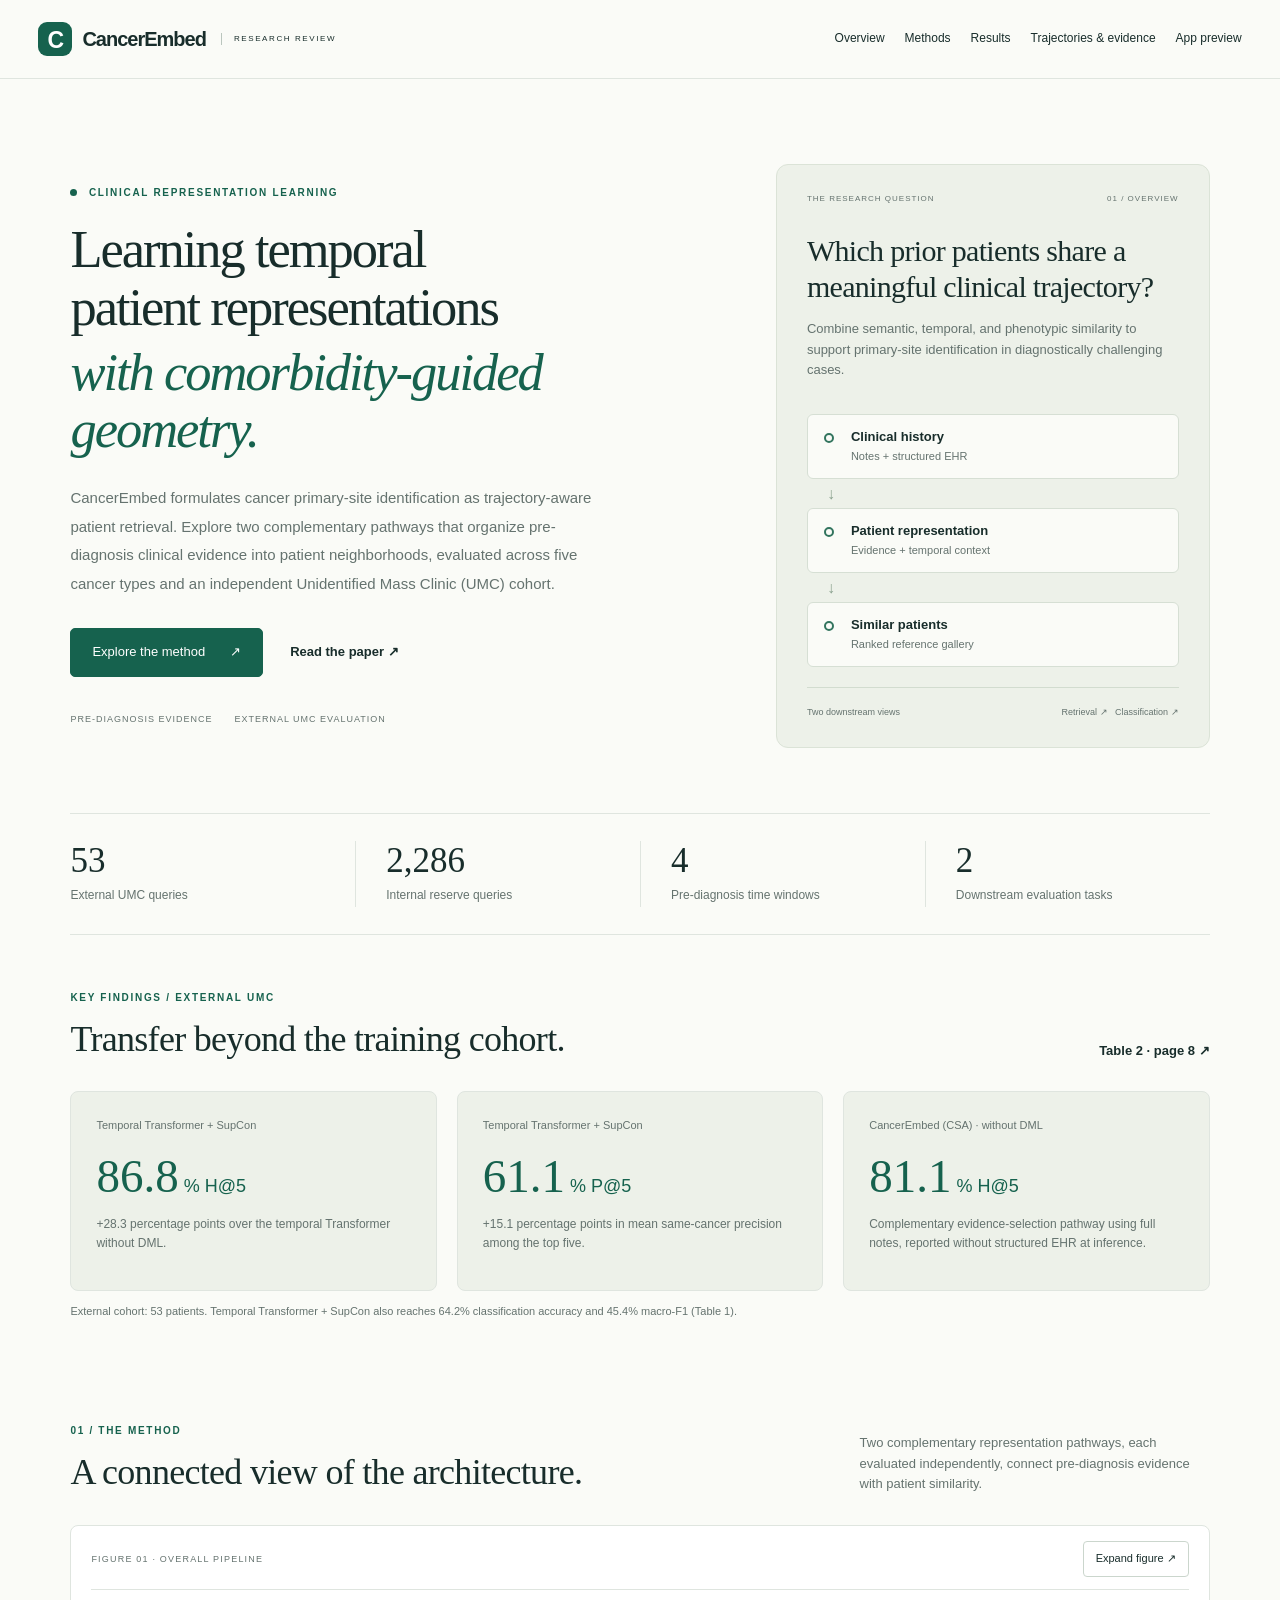
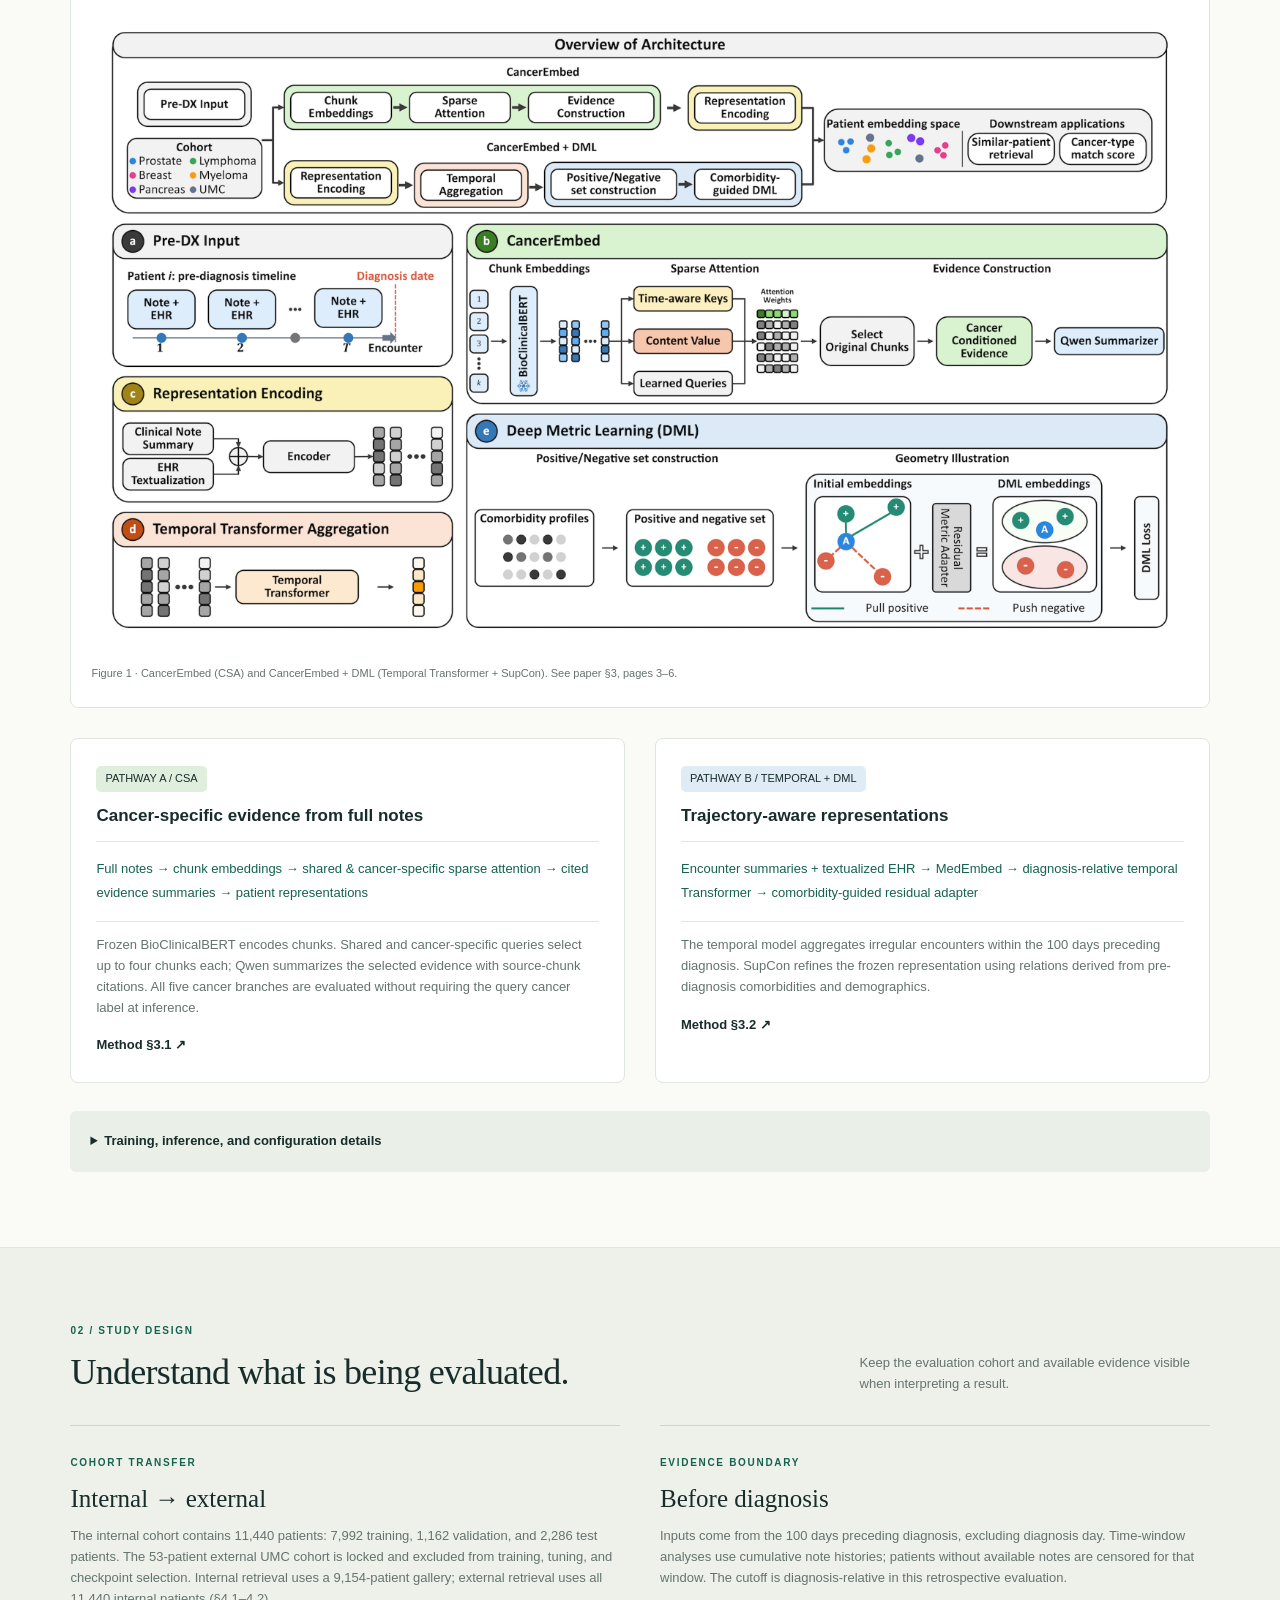
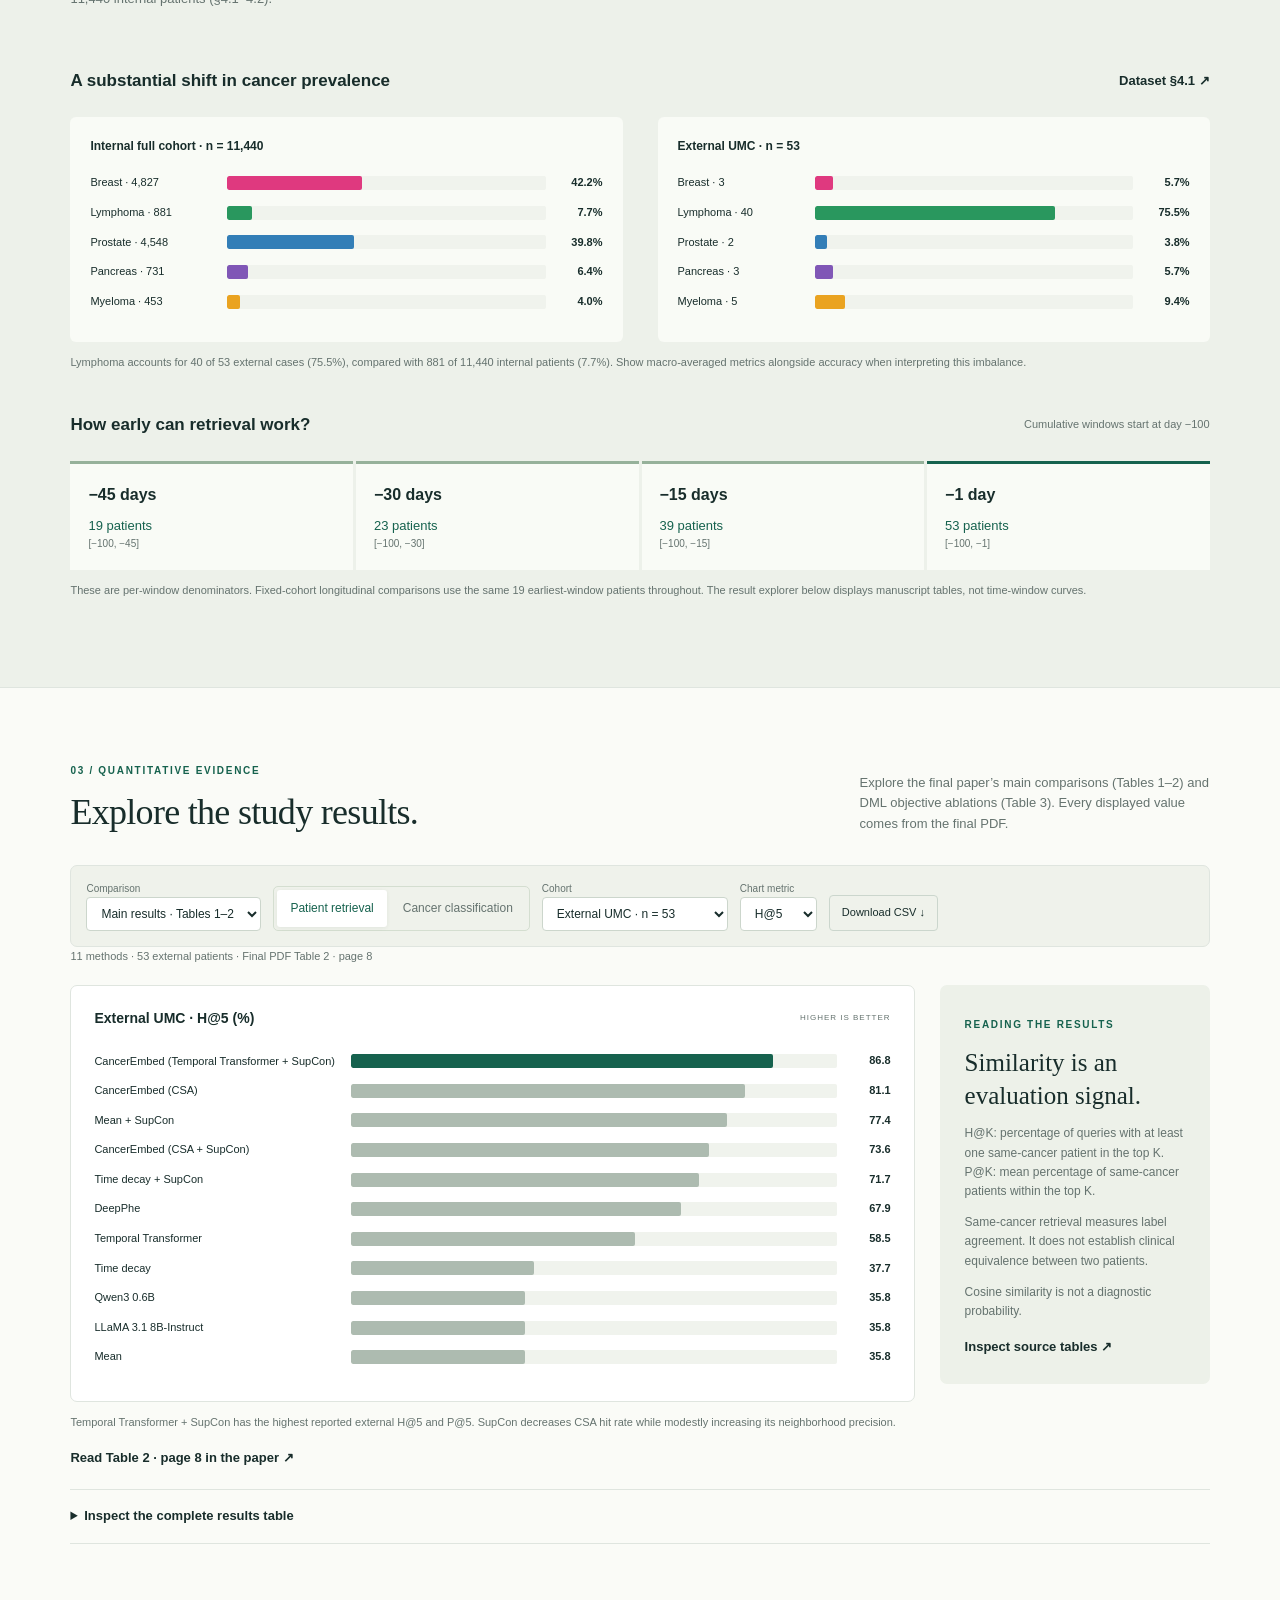
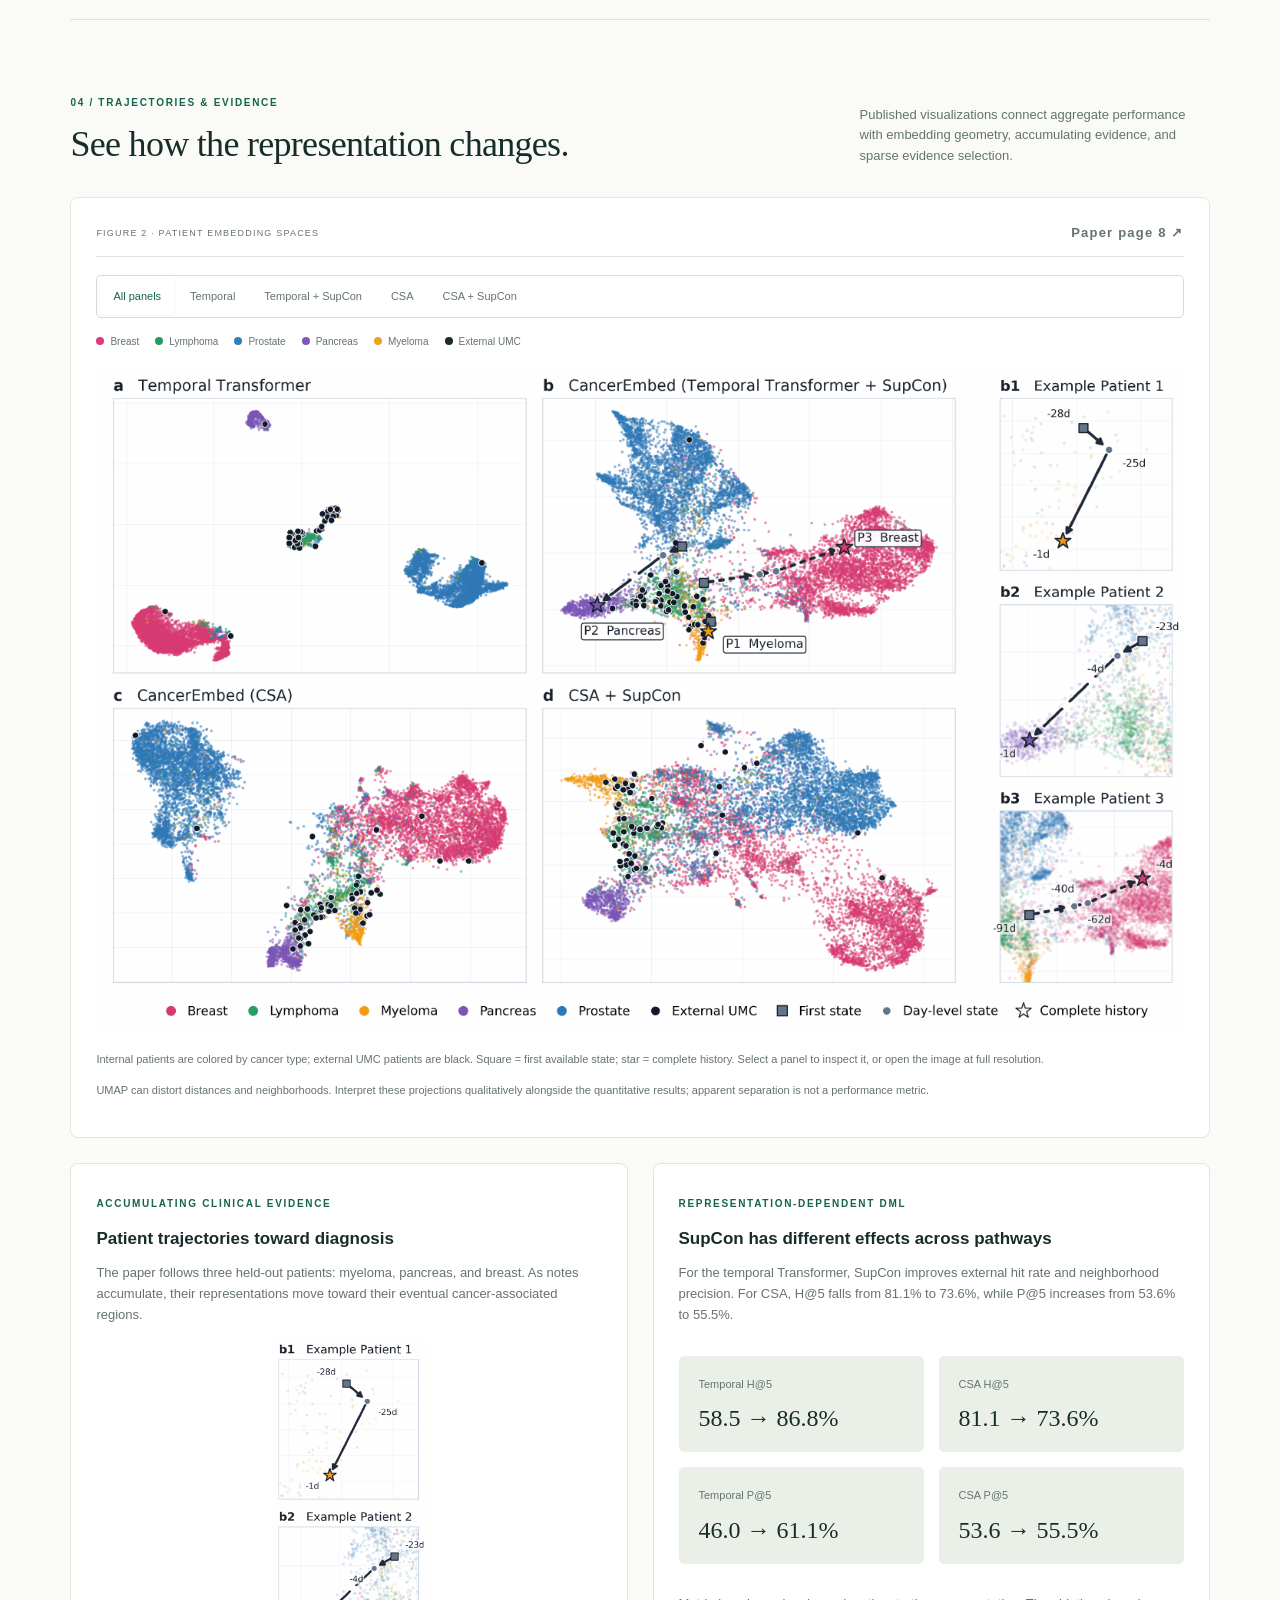
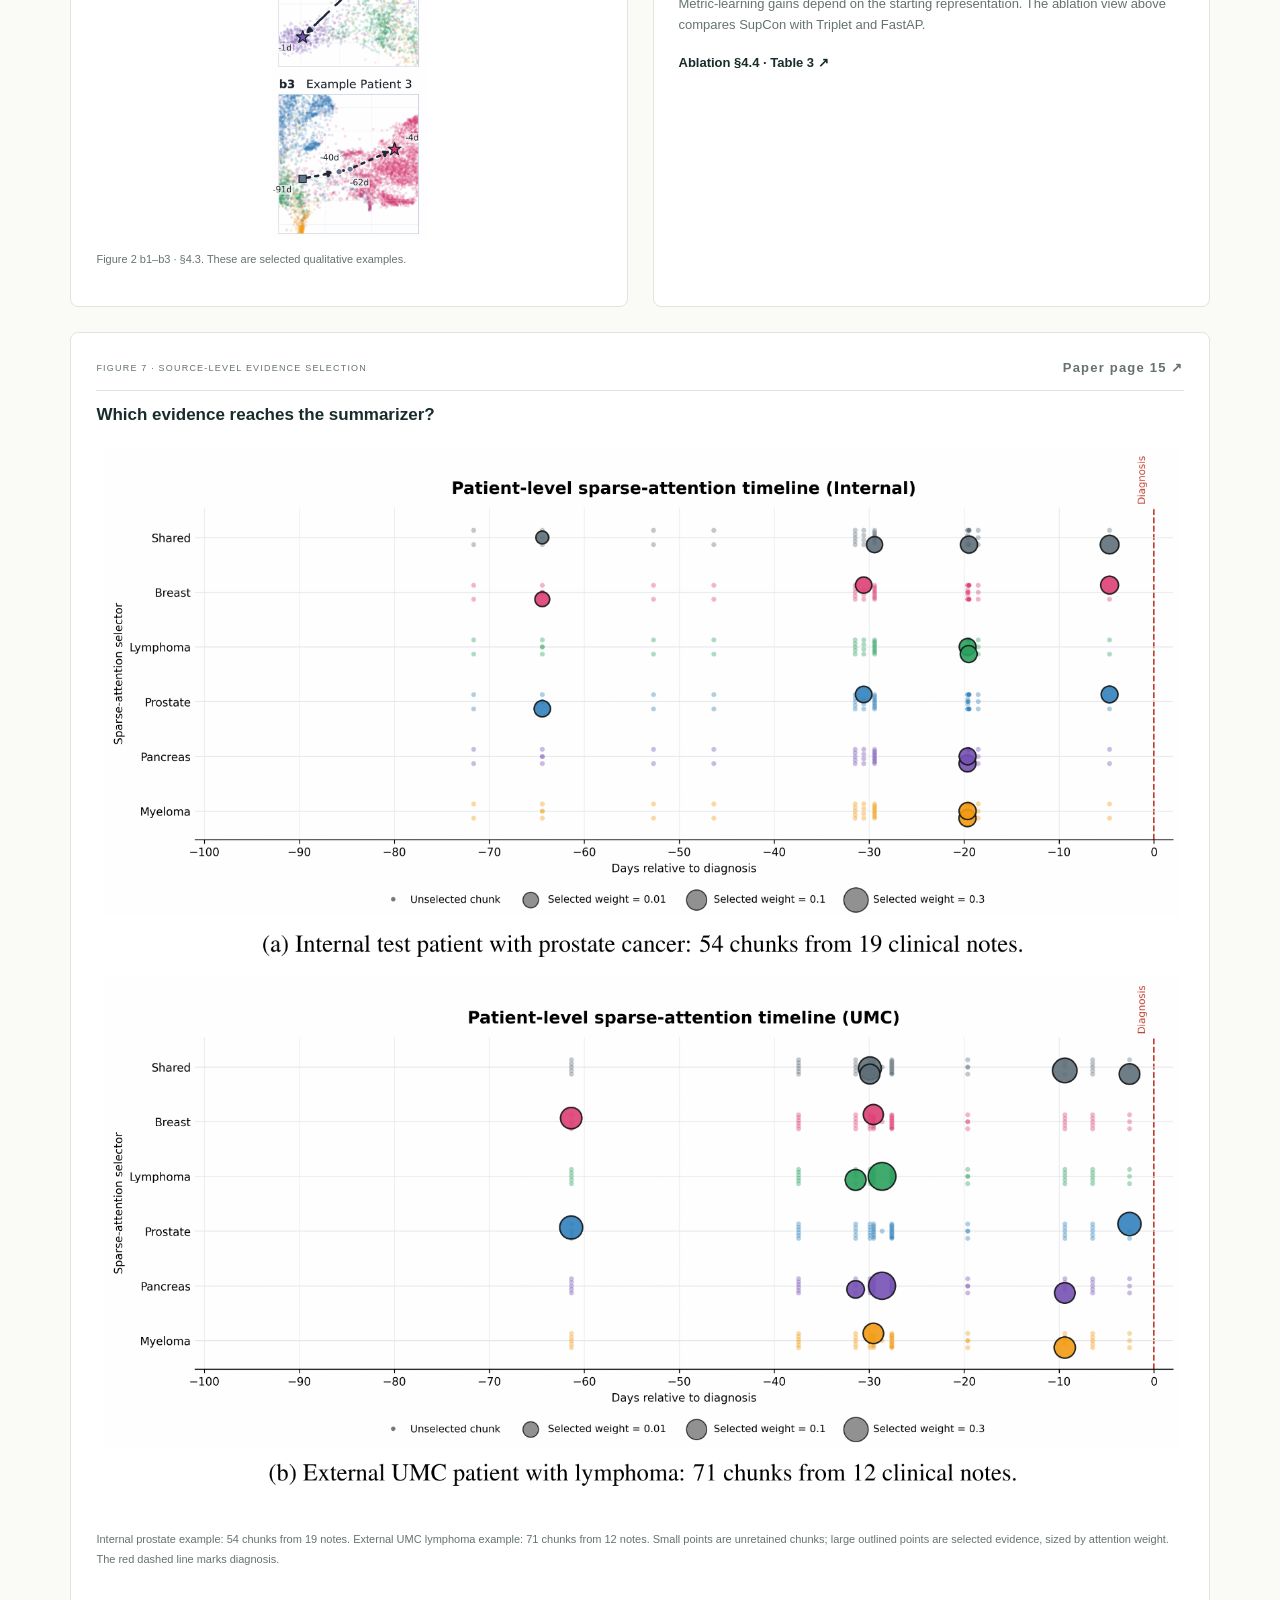
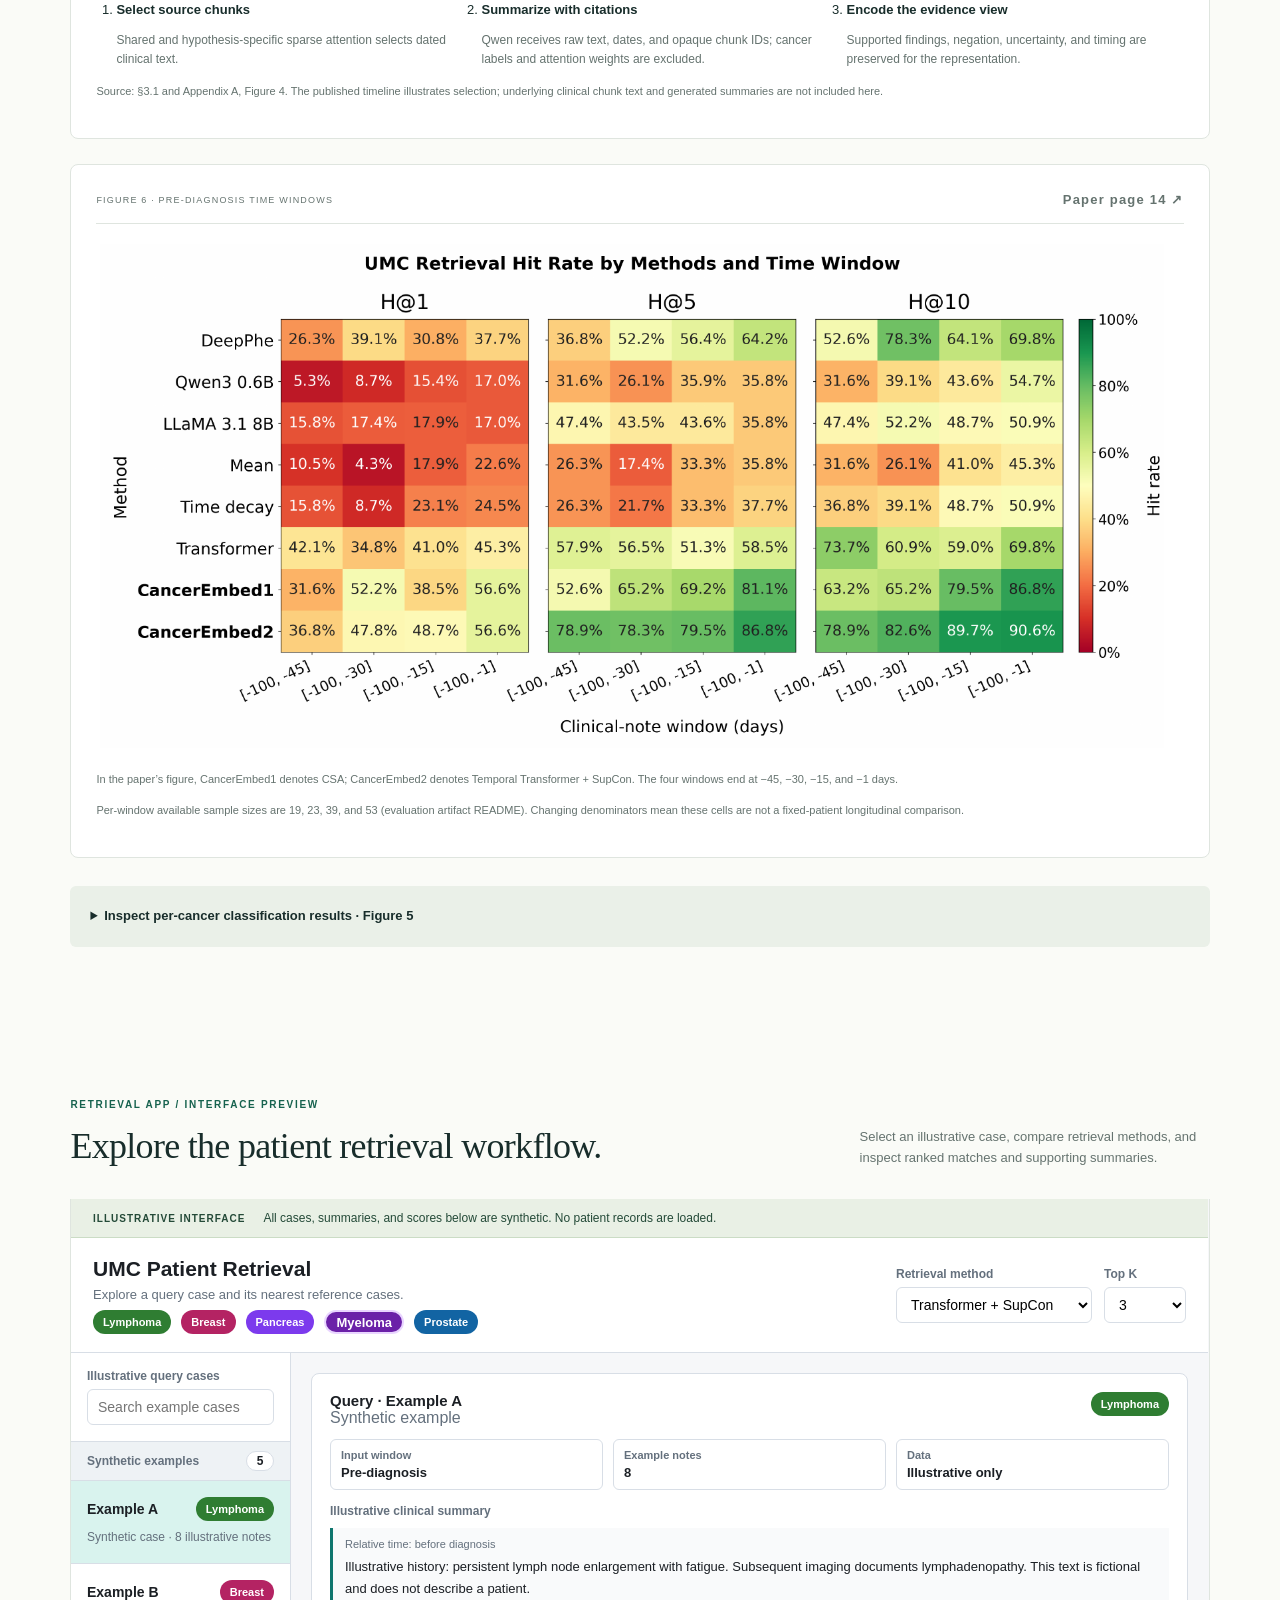
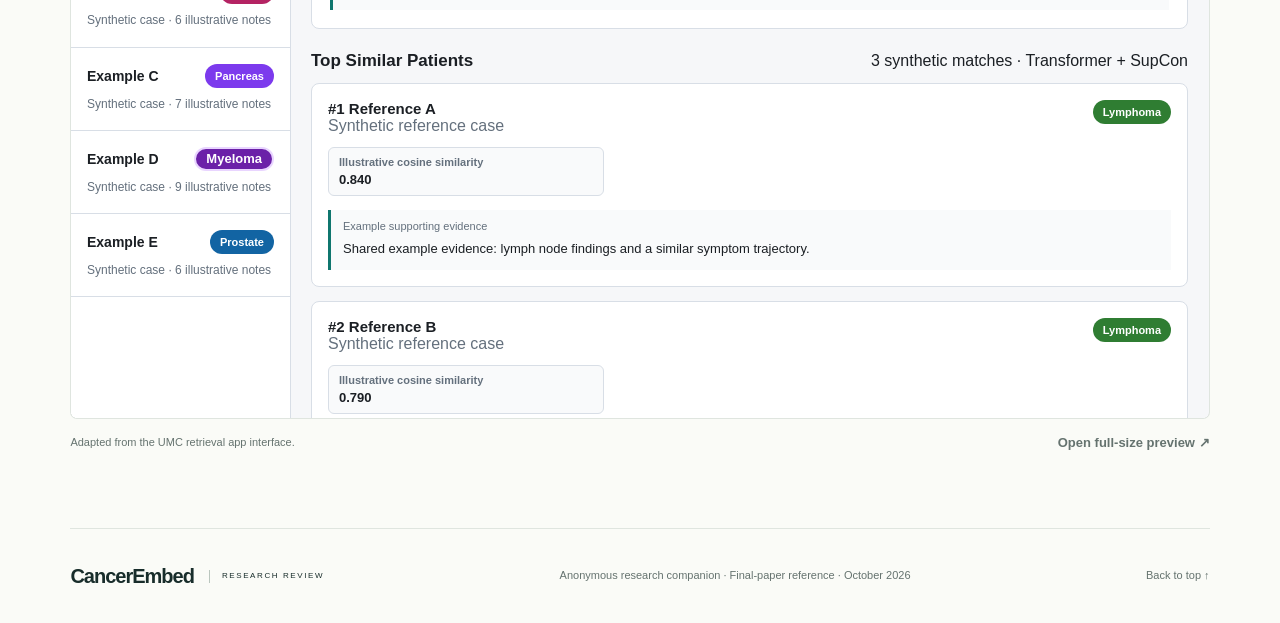
<file: index.html>
<!doctype html>
<html lang="en">
<head><meta charset="utf-8"><meta name="viewport" content="width=device-width, initial-scale=1"><meta name="description" content="Explore the CancerEmbed architecture, external UMC evaluation, and aggregate patient retrieval results."><title>CancerEmbed · Learning Temporal Patient Representations</title><link rel="stylesheet" href="styles.css"></head>
<body>
<a class="skip" href="#main">Skip to content</a>
<header><a class="brand" href="#"><span class="brand-mark">C</span> CancerEmbed <span class="brand-sub">RESEARCH REVIEW</span></a><nav aria-label="Main navigation"><a href="#main">Overview</a><a href="#methods">Methods</a><a href="#results">Results</a><a href="#evidence">Trajectories &amp; evidence</a><a href="#app-preview">App preview</a></nav></header>
<main id="main">
<section class="hero wrap"><div><p class="eyebrow"><span class="dot"></span> CLINICAL REPRESENTATION LEARNING</p><h1>Learning temporal<br>patient representations<br><em>with comorbidity-guided geometry.</em></h1><p class="intro">CancerEmbed formulates cancer primary-site identification as trajectory-aware patient retrieval. Explore two complementary pathways that organize pre-diagnosis clinical evidence into patient neighborhoods, evaluated across five cancer types and an independent Unidentified Mass Clinic (UMC) cohort.</p><div class="actions"><a class="button" href="#methods">Explore the method <span>↗</span></a><a class="text-link" href="assets/cancerembed-paper.pdf" target="_blank" rel="noopener">Read the paper ↗</a></div><div class="hero-meta"><span>PRE-DIAGNOSIS EVIDENCE</span><span>EXTERNAL UMC EVALUATION</span></div></div><aside class="hero-panel"><div class="panel-top"><span>THE RESEARCH QUESTION</span><span>01 / OVERVIEW</span></div><h2>Which prior patients share a meaningful clinical trajectory?</h2><p>Combine semantic, temporal, and phenotypic similarity to support primary-site identification in diagnostically challenging cases.</p><div class="concept"><div><i></i><span>Clinical history</span><small>Notes + structured EHR</small></div><b>↓</b><div><i></i><span>Patient representation</span><small>Evidence + temporal context</small></div><b>↓</b><div><i></i><span>Similar patients</span><small>Ranked reference gallery</small></div></div><div class="panel-foot">Two downstream views <span>Retrieval ↗ &nbsp; Classification ↗</span></div></aside></section>
<section class="stat-strip wrap" aria-label="Evaluation at a glance"><div><strong>53</strong><span>External UMC queries</span></div><div><strong>2,286</strong><span>Internal reserve queries</span></div><div><strong>4</strong><span>Pre-diagnosis time windows</span></div><div><strong>2</strong><span>Downstream evaluation tasks</span></div></section>
<section class="headline-results wrap" aria-label="Key external results"><div class="section-heading"><div><p class="eyebrow">KEY FINDINGS / EXTERNAL UMC</p><h2>Transfer beyond the training cohort.</h2></div><a class="text-link" href="assets/cancerembed-paper.pdf#page=8" target="_blank" rel="noopener">Table 2 · page 8 ↗</a></div><div class="finding-grid"><article><span>Temporal Transformer + SupCon</span><strong>86.8<small>% H@5</small></strong><p>+28.3 percentage points over the temporal Transformer without DML.</p></article><article><span>Temporal Transformer + SupCon</span><strong>61.1<small>% P@5</small></strong><p>+15.1 percentage points in mean same-cancer precision among the top five.</p></article><article><span>CancerEmbed (CSA) · without DML</span><strong>81.1<small>% H@5</small></strong><p>Complementary evidence-selection pathway using full notes, reported without structured EHR at inference.</p></article></div><p class="note">External cohort: 53 patients. Temporal Transformer + SupCon also reaches 64.2% classification accuracy and 45.4% macro-F1 (Table 1).</p></section><section id="methods" class="section wrap"><div class="section-heading"><div><p class="eyebrow">01 / THE METHOD</p><h2>A connected view of the architecture.</h2></div><p>Two complementary representation pathways, each evaluated independently, connect pre-diagnosis evidence with patient similarity.</p></div><figure class="method-figure"><div class="figure-toolbar"><span>FIGURE 01 · OVERALL PIPELINE</span><button id="expandFigure" class="small-button">Expand figure ↗</button></div><img src="assets/overall_pipeline_v10.png" alt="CancerEmbed architecture: pre-diagnosis notes and EHR, BioClinicalBERT chunk embeddings, sparse attention and evidence construction, representation encoding, temporal Transformer aggregation, and comorbidity-guided deep metric learning for retrieval and cancer-type matching." width="3000" height="1772"><figcaption>Figure 1 · CancerEmbed (CSA) and CancerEmbed + DML (Temporal Transformer + SupCon). See paper §3, pages 3–6.</figcaption></figure><div class="pathways"><article><span class="step green">PATHWAY A / CSA</span><h3>Cancer-specific evidence from full notes</h3><p class="path-flow">Full notes → chunk embeddings → shared &amp; cancer-specific sparse attention → cited evidence summaries → patient representations</p><p>Frozen BioClinicalBERT encodes chunks. Shared and cancer-specific queries select up to four chunks each; Qwen summarizes the selected evidence with source-chunk citations. All five cancer branches are evaluated without requiring the query cancer label at inference.</p><a class="text-link" href="assets/cancerembed-paper.pdf#page=4" target="_blank" rel="noopener">Method §3.1 ↗</a></article><article><span class="step blue">PATHWAY B / TEMPORAL + DML</span><h3>Trajectory-aware representations</h3><p class="path-flow">Encounter summaries + textualized EHR → MedEmbed → diagnosis-relative temporal Transformer → comorbidity-guided residual adapter</p><p>The temporal model aggregates irregular encounters within the 100 days preceding diagnosis. SupCon refines the frozen representation using relations derived from pre-diagnosis comorbidities and demographics.</p><a class="text-link" href="assets/cancerembed-paper.pdf#page=5" target="_blank" rel="noopener">Method §3.2 ↗</a></article></div><details class="limitations"><summary>Training, inference, and configuration details</summary><p><strong>Pre-diagnosis inputs:</strong> the diagnosis day is excluded. Post-diagnosis representations are auxiliary temporal-model training targets only; they are never temporal-model inputs. The auxiliary prediction heads are discarded after training.</p><p><strong>Different supervision at different stages:</strong> cancer labels supervise the temporal classifier and CSA selector. DML positive and negative relations use comorbidity profiles and demographics, with Jaccard thresholds ≥0.45 and ≤0.25; intermediate pairs are excluded.</p><p><strong>CSA configuration clarification:</strong> the abstract and results describe CSA without structured EHR at inference, while §3.1 also describes concatenating structured context with evidence summaries. This site reports the final table values and flags this difference pending author clarification.</p></details></section>
<section id="evaluation" class="evaluation"><div class="wrap section"><div class="section-heading"><div><p class="eyebrow">02 / STUDY DESIGN</p><h2>Understand what is being evaluated.</h2></div><p>Keep the evaluation cohort and available evidence visible when interpreting a result.</p></div><div class="eval-grid"><article><span class="eyebrow">COHORT TRANSFER</span><h3>Internal → external</h3><p>The internal cohort contains 11,440 patients: 7,992 training, 1,162 validation, and 2,286 test patients. The 53-patient external UMC cohort is locked and excluded from training, tuning, and checkpoint selection. Internal retrieval uses a 9,154-patient gallery; external retrieval uses all 11,440 internal patients (§4.1–4.2).</p></article><article><span class="eyebrow">EVIDENCE BOUNDARY</span><h3>Before diagnosis</h3><p>Inputs come from the 100 days preceding diagnosis, excluding diagnosis day. Time-window analyses use cumulative note histories; patients without available notes are censored for that window. The cutoff is diagnosis-relative in this retrospective evaluation.</p></article></div><div class="cohort-distribution"><div class="timeline-heading"><h3>A substantial shift in cancer prevalence</h3><a class="text-link" href="assets/cancerembed-paper.pdf#page=6" target="_blank" rel="noopener">Dataset §4.1 ↗</a></div><div class="cohort-charts"><div><h4>Internal full cohort · n = 11,440</h4><div id="internalDistribution"></div></div><div><h4>External UMC · n = 53</h4><div id="externalDistribution"></div></div></div><p class="note">Lymphoma accounts for 40 of 53 external cases (75.5%), compared with 881 of 11,440 internal patients (7.7%). Show macro-averaged metrics alongside accuracy when interpreting this imbalance.</p></div><div class="timeline-heading"><h3>How early can retrieval work?</h3><span>Cumulative windows start at day −100</span></div><div class="timeline"><div><strong>−45 days</strong><span>19 patients</span><small>[−100, −45]</small></div><div><strong>−30 days</strong><span>23 patients</span><small>[−100, −30]</small></div><div><strong>−15 days</strong><span>39 patients</span><small>[−100, −15]</small></div><div><strong>−1 day</strong><span>53 patients</span><small>[−100, −1]</small></div></div><p class="note">These are per-window denominators. Fixed-cohort longitudinal comparisons use the same 19 earliest-window patients throughout. The result explorer below displays manuscript tables, not time-window curves.</p></div></section>
<section id="results" class="section wrap"><div class="section-heading"><div><p class="eyebrow">03 / QUANTITATIVE EVIDENCE</p><h2>Explore the study results.</h2></div><p>Explore the final paper’s main comparisons (Tables 1–2) and DML objective ablations (Table 3). Every displayed value comes from the final PDF.</p></div><div class="result-controls"><label>Comparison<select id="comparison"><option value="main">Main results · Tables 1–2</option><option value="ablation">DML ablations · Table 3</option></select></label><div class="segmented" aria-label="Evaluation task"><button class="active" data-task="retrieval" aria-pressed="true">Patient retrieval</button><button data-task="classification" aria-pressed="false">Cancer classification</button></div><label>Cohort<select id="cohort"><option value="external">External UMC · n = 53</option><option value="internal">Internal reserve · n = 2,286</option></select></label><label>Chart metric<select id="metric"></select></label><button class="small-button" id="downloadResults">Download CSV ↓</button></div><div id="resultStatus" role="status" class="note">Loading manuscript results…</div><div class="results-layout"><div class="chart-card"><div class="chart-title"><h3 id="chartTitle">Method comparison</h3><span>HIGHER IS BETTER</span></div><div id="chart" class="bar-chart"></div></div><aside class="reading-guide"><span class="eyebrow">READING THE RESULTS</span><h3>Similarity is an evaluation signal.</h3><div id="metricDefinition"></div><p>Same-cancer retrieval measures label agreement. It does not establish clinical equivalence between two patients.</p><p>Cosine similarity is not a diagnostic probability.</p><a href="assets/cancerembed-paper.pdf#page=8" class="text-link" target="_blank" rel="noopener">Inspect source tables ↗</a></aside></div><p class="note" id="resultInterpretation"></p><a class="text-link" id="resultSource" href="assets/cancerembed-paper.pdf#page=8" target="_blank" rel="noopener">Read Table 2 in the paper ↗</a><details class="full-table"><summary>Inspect the complete results table</summary><div class="table-scroll"><table id="resultsTable"></table></div></details></section>
<section id="evidence" class="section wrap evidence-section"><div class="section-heading"><div><p class="eyebrow">04 / TRAJECTORIES &amp; EVIDENCE</p><h2>See how the representation changes.</h2></div><p>Published visualizations connect aggregate performance with embedding geometry, accumulating evidence, and sparse evidence selection.</p></div><article class="evidence-card"><div class="figure-toolbar"><span>FIGURE 2 · PATIENT EMBEDDING SPACES</span><a class="text-link" href="assets/cancerembed-paper.pdf#page=8" target="_blank" rel="noopener">Paper page 8 ↗</a></div><div class="segmented figure-tabs" aria-label="Embedding visualization"><button data-embedding="all" class="active" aria-pressed="true">All panels</button><button data-embedding="temporal" aria-pressed="false">Temporal</button><button data-embedding="supcon" aria-pressed="false">Temporal + SupCon</button><button data-embedding="csa" aria-pressed="false">CSA</button><button data-embedding="csa-supcon" aria-pressed="false">CSA + SupCon</button></div><div class="cancer-legend" aria-label="Cancer colors"><span style="--cancer:#df397f">Breast</span><span style="--cancer:#29975e">Lymphoma</span><span style="--cancer:#337eb7">Prostate</span><span style="--cancer:#8057b6">Pancreas</span><span style="--cancer:#eaa320">Myeloma</span><span style="--cancer:#182d2b">External UMC</span></div><figure><a id="embeddingFull" href="assets/embedding-spaces.png" target="_blank" rel="noopener"><img id="embeddingImage" src="assets/embedding-spaces.png" loading="lazy" alt="Figure 2: four UMAP panels compare temporal Transformer and CSA before and after SupCon, with three held-out patient trajectories alongside."></a><figcaption id="embeddingCaption">Internal patients are colored by cancer type; external UMC patients are black. Square = first available state; star = complete history. Select a panel to inspect it, or open the image at full resolution.</figcaption></figure><p class="note">UMAP can distort distances and neighborhoods. Interpret these projections qualitatively alongside the quantitative results; apparent separation is not a performance metric.</p></article><div class="evidence-pair"><article class="evidence-card"><span class="eyebrow">ACCUMULATING CLINICAL EVIDENCE</span><h3>Patient trajectories toward diagnosis</h3><p>The paper follows three held-out patients: myeloma, pancreas, and breast. As notes accumulate, their representations move toward their eventual cancer-associated regions.</p><a href="assets/patient-trajectories.png" target="_blank" rel="noopener"><img class="trajectory-image" src="assets/patient-trajectories.png" loading="lazy" alt="Figure 2 b1–b3: myeloma, pancreatic, and breast patient trajectories from first note to complete clinical history."></a><p class="note">Figure 2 b1–b3 · §4.3. These are selected qualitative examples.</p></article><article class="evidence-card"><span class="eyebrow">REPRESENTATION-DEPENDENT DML</span><h3>SupCon has different effects across pathways</h3><p>For the temporal Transformer, SupCon improves external hit rate and neighborhood precision. For CSA, H@5 falls from 81.1% to 73.6%, while P@5 increases from 53.6% to 55.5%.</p><div class="tradeoff"><div><span>Temporal H@5</span><strong>58.5 → 86.8%</strong></div><div><span>CSA H@5</span><strong>81.1 → 73.6%</strong></div><div><span>Temporal P@5</span><strong>46.0 → 61.1%</strong></div><div><span>CSA P@5</span><strong>53.6 → 55.5%</strong></div></div><p>Metric-learning gains depend on the starting representation. The ablation view above compares SupCon with Triplet and FastAP.</p><a class="text-link" href="assets/cancerembed-paper.pdf#page=9" target="_blank" rel="noopener">Ablation §4.4 · Table 3 ↗</a></article></div><article class="evidence-card"><div class="figure-toolbar"><span>FIGURE 7 · SOURCE-LEVEL EVIDENCE SELECTION</span><a class="text-link" href="assets/cancerembed-paper.pdf#page=15" target="_blank" rel="noopener">Paper page 15 ↗</a></div><h3>Which evidence reaches the summarizer?</h3><figure><a href="assets/sparse-attention.png" target="_blank" rel="noopener"><img src="assets/sparse-attention.png" loading="lazy" alt="Figure 7: sparse-attention timelines for an internal prostate patient and an external lymphoma patient, with shared and five cancer-specific selectors."></a><figcaption>Internal prostate example: 54 chunks from 19 notes. External UMC lymphoma example: 71 chunks from 12 notes. Small points are unretained chunks; large outlined points are selected evidence, sized by attention weight. The red dashed line marks diagnosis.</figcaption></figure><ol class="evidence-chain"><li><strong>Select source chunks</strong><span>Shared and hypothesis-specific sparse attention selects dated clinical text.</span></li><li><strong>Summarize with citations</strong><span>Qwen receives raw text, dates, and opaque chunk IDs; cancer labels and attention weights are excluded.</span></li><li><strong>Encode the evidence view</strong><span>Supported findings, negation, uncertainty, and timing are preserved for the representation.</span></li></ol><p class="note">Source: §3.1 and Appendix A, Figure 4. The published timeline illustrates selection; underlying clinical chunk text and generated summaries are not included here.</p></article><article class="evidence-card"><div class="figure-toolbar"><span>FIGURE 6 · PRE-DIAGNOSIS TIME WINDOWS</span><a class="text-link" href="assets/cancerembed-paper.pdf#page=14" target="_blank" rel="noopener">Paper page 14 ↗</a></div><figure><a href="assets/time-windows.png" target="_blank" rel="noopener"><img src="assets/time-windows.png" loading="lazy" alt="Figure 6: external retrieval hit-rate heatmaps at top 1, 5, and 10 across four cumulative pre-diagnosis windows."></a><figcaption>In the paper’s figure, CancerEmbed1 denotes CSA; CancerEmbed2 denotes Temporal Transformer + SupCon. The four windows end at −45, −30, −15, and −1 days.</figcaption></figure><p class="note">Per-window available sample sizes are 19, 23, 39, and 53 (evaluation artifact README). Changing denominators mean these cells are not a fixed-patient longitudinal comparison.</p></article><details class="limitations"><summary>Inspect per-cancer classification results · Figure 5</summary><a href="assets/subgroup-performance.png" target="_blank" rel="noopener"><img class="supplement-image" src="assets/subgroup-performance.png" loading="lazy" alt="Figure 5: per-cancer external classification precision, F1, accuracy, and ROC-AUC across CSA variants."></a><p>Published CSA subgroup comparisons from Appendix B, page 14. External class counts are breast 3, lymphoma 40, prostate 2, pancreas 3, and myeloma 5. Small subgroup sizes limit interpretation.</p></details></section>

<section id="app-preview" class="section wrap"><div class="section-heading"><div><p class="eyebrow">RETRIEVAL APP / INTERFACE PREVIEW</p><h2>Explore the patient retrieval workflow.</h2></div><p>Select an illustrative case, compare retrieval methods, and inspect ranked matches and supporting summaries.</p></div><iframe class="retrieval-preview-frame" src="retrieval-preview/index.html" title="UMC retrieval app interface with synthetic examples" loading="lazy" sandbox="allow-scripts"></iframe><div class="preview-caption"><span>Adapted from the UMC retrieval app interface.</span><a class="text-link" href="retrieval-preview/index.html" target="_blank" rel="noopener">Open full-size preview ↗</a></div></section></main><footer class="wrap"><a class="brand" href="#">CancerEmbed <span class="brand-sub">RESEARCH REVIEW</span></a><p>Anonymous research companion · Final-paper reference · October 2026</p><a href="#main">Back to top ↑</a></footer>
<dialog id="figureDialog" aria-label="Expanded method architecture"><div class="dialog-toolbar"><strong>Method architecture</strong><button id="closeFigure" class="small-button">Close ×</button></div><img src="assets/overall_pipeline_v10.png" alt="Expanded CancerEmbed and DML method architecture"></dialog>
<script src="app.js"></script></body></html>
</file>
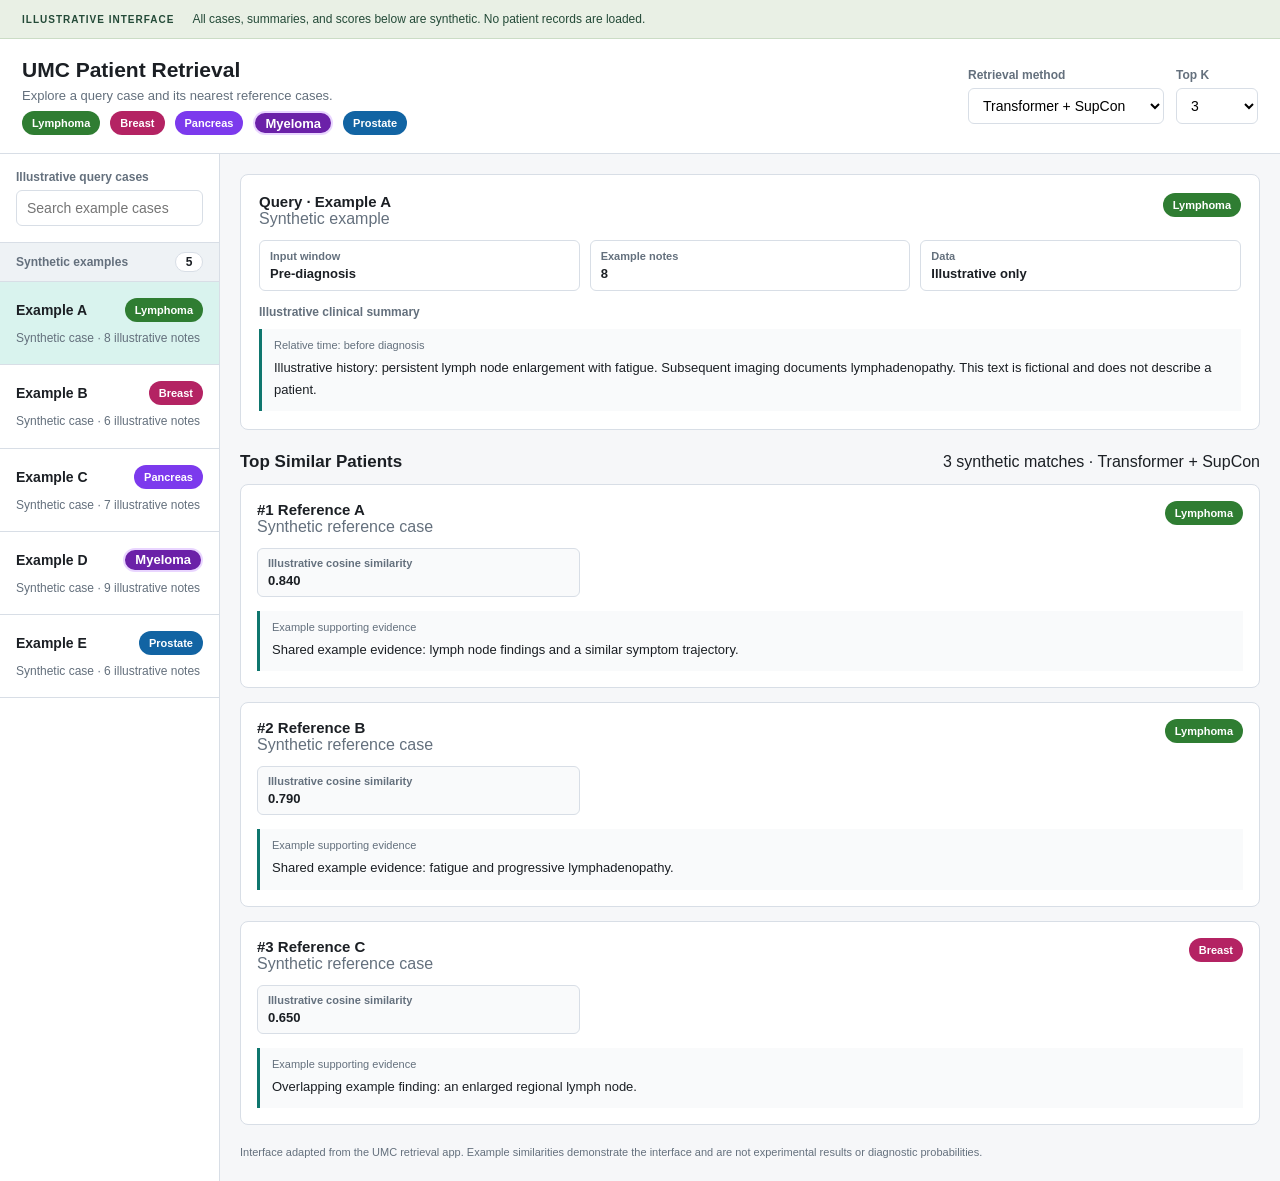
<file: retrieval-preview/index.html>
<!doctype html>
<html lang="en"><head><meta charset="utf-8"><meta name="viewport" content="width=device-width, initial-scale=1"><meta name="description" content="Illustrative UMC retrieval interface with synthetic cases only."><title>UMC retrieval · Illustrative interface</title><link rel="stylesheet" href="retrieval.css"><link rel="stylesheet" href="preview.css"></head>
<body><div class="preview-notice"><strong>ILLUSTRATIVE INTERFACE</strong><span>All cases, summaries, and scores below are synthetic. No patient records are loaded.</span></div>
<header class="topbar"><div><h1>UMC Patient Retrieval</h1><p id="stats">Explore a query case and its nearest reference cases.</p><div class="label-legend"><span class="badge lymphoma">Lymphoma</span><span class="badge breast">Breast</span><span class="badge pancreas">Pancreas</span><span class="badge myeloma">Myeloma</span><span class="badge prostate">Prostate</span></div></div><div class="control-row"><div><label for="previewMethod">Retrieval method</label><select id="previewMethod"><option value="supcon">Transformer + SupCon</option><option value="transformer">Transformer</option></select></div><div><label for="previewTopK">Top K</label><select id="previewTopK"><option value="3">3</option><option value="2">2</option><option value="1">1</option></select></div></div></header>
<main class="layout"><aside class="sidebar"><div class="search-box"><label for="previewSearch">Illustrative query cases</label><input id="previewSearch" type="search" placeholder="Search example cases"></div><div class="patient-group-heading"><span>Synthetic examples</span><strong>5</strong></div><div id="previewCases" class="patient-list"></div></aside><section class="content"><section id="previewQuery" class="query-panel" aria-label="Selected illustrative query"></section><section><div class="section-title"><h2>Top Similar Patients</h2><span id="previewStatus" role="status"></span></div><div id="previewNeighbors" class="neighbors"></div></section><p class="preview-footnote">Interface adapted from the UMC retrieval app. Example similarities demonstrate the interface and are not experimental results or diagnostic probabilities.</p></section></main><script src="preview.js"></script></body></html>
</file>
<file: styles.css>
:root{--ink:#182d2b;--muted:#65736f;--green:#16624e;--line:#dfe5df;--paper:#fafbf7;--mint:#eaf0e8}*{box-sizing:border-box}html{scroll-behavior:smooth;scroll-padding-top:100px}body{margin:0;background:var(--paper);color:var(--ink);font-family:Arial,Helvetica,sans-serif;line-height:1.6}a{color:inherit;text-decoration:none}button,input,select{font:inherit}button,a,input,select,summary{outline-offset:5px}button{cursor:pointer}header{display:flex;align-items:center;justify-content:space-between;gap:24px;padding:22px 4.5%;border-bottom:1px solid var(--line);background:rgba(250,251,247,.97);position:sticky;top:0;z-index:5}.brand{display:flex;align-items:center;gap:10px;font-weight:800;font-size:22px;letter-spacing:-1px}.brand-mark{background:var(--green);color:white;border-radius:9px;width:34px;height:34px;text-align:center;font-size:23px}.brand-sub{font-size:9px;letter-spacing:1.6px;font-weight:500;border-left:1px solid #bac6be;padding-left:12px;margin-left:5px}nav{display:flex;gap:28px;font-size:13px}nav a:hover,.text-link:hover{color:var(--green);text-decoration:underline}.edition,.eyebrow{font-size:10px;letter-spacing:1.7px;font-weight:700}.edition{color:var(--muted)}.wrap{max-width:1280px;width:89%;margin-inline:auto}.hero{padding-block:85px 65px;display:grid;grid-template-columns:1.35fr 1fr;gap:85px;align-items:center}.eyebrow{color:var(--green);margin:0 0 20px}.dot{display:inline-block;width:7px;height:7px;border-radius:50%;background:var(--green);margin-right:7px}h1{font-family:Georgia,serif;font-size:clamp(42px,4.5vw,67px);line-height:1.09;font-weight:400;letter-spacing:-2px;margin:0 0 26px}h1 em{color:var(--green);font-weight:400}.intro{max-width:535px;font-size:15px;color:var(--muted);line-height:1.9}.actions{display:flex;gap:27px;align-items:center;margin-top:30px}.button{display:inline-flex;justify-content:space-between;align-items:center;gap:25px;background:var(--green);border:1px solid var(--green);color:white;padding:13px 21px;border-radius:5px;font-size:13px;cursor:pointer}.button:hover{background:#104b3c}.text-link{font-size:13px;font-weight:600}.hero-meta{display:flex;gap:22px;margin-top:36px;color:var(--muted);font-size:9px;letter-spacing:1px}.hero-panel{background:#edf1e9;border:1px solid #dbe3d7;border-radius:12px;padding:28px 30px}.panel-top,.panel-foot{display:flex;justify-content:space-between;gap:15px;font-size:8px;letter-spacing:1px;color:var(--muted)}.hero-panel h2{font:normal 30px/1.2 Georgia,serif;margin:27px 0 14px}.hero-panel p{font-size:13px;color:var(--muted)}.concept{padding:20px 0}.concept div{background:#fafbf7;border:1px solid #d6dfd4;border-radius:6px;padding:12px 16px;display:grid;grid-template-columns:15px 1fr;column-gap:12px}.concept i{grid-row:span 2;width:10px;height:10px;border:2px solid #32745e;border-radius:50%;margin-top:6px}.concept span{font-size:13px;font-weight:600}.concept small{font-size:11px;color:var(--muted)}.concept b{display:block;margin:2px 0 2px 20px;color:#89a08d;font-weight:400}.panel-foot{border-top:1px solid #d2dccf;padding-top:17px;font-size:9px;letter-spacing:0}.stat-strip{display:grid;grid-template-columns:repeat(4,1fr);border-block:1px solid var(--line);padding-block:27px}.stat-strip div{padding-left:30px;border-left:1px solid var(--line)}.stat-strip div:first-child{padding-left:0;border:0}.stat-strip strong{display:block;font:normal 35px Georgia,serif}.stat-strip span{font-size:12px;color:var(--muted)}.section{padding-block:75px}.section-heading{display:flex;justify-content:space-between;align-items:end;gap:45px;margin-bottom:30px}.section-heading .eyebrow{margin-bottom:12px}h2{font:normal 36px/1.22 Georgia,serif;letter-spacing:-.7px;margin:0}.section-heading>p{max-width:350px;font-size:13px;color:var(--muted);margin:0}h3{font-size:17px;line-height:1.4;margin:12px 0}.method-figure{background:white;border:1px solid var(--line);border-radius:8px;margin:0;padding:15px 20px}.figure-toolbar{display:flex;align-items:center;justify-content:space-between;font-size:9px;letter-spacing:1.2px;color:var(--muted);border-bottom:1px solid var(--line);padding-bottom:12px}.small-button{background:transparent;border:1px solid #cbd6cd;border-radius:4px;color:var(--ink);font-size:11px;padding:8px 12px}.small-button:hover{background:var(--mint)}.method-figure img{display:block;width:100%;height:auto;margin-top:17px}.method-figure figcaption{font-size:11px;color:var(--muted);padding:10px 0}.method-steps{display:grid;grid-template-columns:repeat(3,1fr);gap:35px;margin-top:32px}.method-steps p,.eval-grid p{font-size:13px;color:var(--muted)}.step{display:inline-block;border-radius:5px;padding:4px 9px;font-size:11px}.green{background:#e0efdd}.amber{background:#f5ebcf}.blue{background:#dfebf5}.evaluation{background:#edf1ea;border-block:1px solid var(--line)}.eval-grid{display:grid;grid-template-columns:1fr 1fr;gap:40px}.eval-grid article{border-top:1px solid #cbd5c8;padding-top:22px}.eval-grid h3{font:normal 25px Georgia,serif}.timeline-heading{display:flex;justify-content:space-between;align-items:center;margin:28px 0 12px}.timeline-heading span{font-size:11px;color:var(--muted)}.timeline{display:grid;grid-template-columns:repeat(4,1fr);gap:3px}.timeline div{background:#f9fbf6;padding:18px;border-top:3px solid #96b19a}.timeline div:last-child{border-color:var(--green)}.timeline strong,.timeline span,.timeline small{display:block}.timeline strong{font-size:16px}.timeline span{color:var(--green);font-size:13px;margin-top:8px}.timeline small{font-size:10px;color:var(--muted)}.note{font-size:11px;color:var(--muted);line-height:1.8}.result-controls{display:flex;gap:17px;align-items:end;flex-wrap:wrap;padding:15px;background:#eff2eb;border:1px solid var(--line);border-radius:7px}.segmented{display:flex;gap:3px;padding:3px;border:1px solid #d4ded0;border-radius:5px}.segmented button{background:transparent;color:var(--muted);border:0;border-radius:3px;padding:9px 13px;font-size:12px}.segmented .active{background:white;color:var(--green);box-shadow:0 1px 4px #132e2010}label{display:block;font-size:10px;color:var(--muted)}select,input{display:block;border:1px solid #ccd6cc;border-radius:4px;background:white;padding:8px 10px;color:var(--ink);font-size:12px;width:100%}.results-layout{display:grid;grid-template-columns:1fr 270px;gap:25px;margin-top:18px}.chart-card{border:1px solid var(--line);border-radius:7px;padding:23px;background:white}.chart-title{display:flex;justify-content:space-between;align-items:center;margin-bottom:24px}.chart-title h3{margin:0;font-size:14px}.chart-title span{font-size:8px;color:var(--muted);letter-spacing:1px}.bar-row{display:grid;grid-template-columns:minmax(150px,245px) 1fr 42px;gap:12px;align-items:center;margin:12px 0;font-size:11px}.bar-label{line-height:1.4}.track{background:#f0f3ed;height:14px;border-radius:2px;overflow:hidden}.bar{height:100%;background:#adbbb0;border-radius:2px}.bar.featured{background:var(--green)}.bar-row strong{font-size:11px;font-variant-numeric:tabular-nums;text-align:right}.reading-guide{background:#edf1e9;border-radius:7px;padding:25px;align-self:start}.reading-guide h3{font:normal 25px/1.3 Georgia,serif}.reading-guide p{font-size:12px;color:var(--muted)}.full-table{margin-top:20px;border-block:1px solid var(--line);padding:16px 0}summary{cursor:pointer;font-size:13px;font-weight:600}.table-scroll{overflow:auto}table{width:100%;border-collapse:collapse;font-size:11px;margin-top:16px;text-align:right}th,td{padding:10px;border-bottom:1px solid var(--line);white-space:nowrap}th:first-child,td:first-child{text-align:left}.review-section{background:#193e32;color:#f5f8ef;border-radius:10px;padding:45px;display:grid;grid-template-columns:1fr 1fr;gap:65px}.review-section .eyebrow{color:#b2cead}.review-section p{font-size:13px;color:#c0cec3}.review-section .note{font-size:11px}.workspace-card{background:#244c3e;border:1px solid #4b6c59;border-radius:7px;padding:26px}.workspace-card h3{margin-top:0}.workspace-card label{color:#d6e4d5}.workspace-card input{margin:7px 0 14px}.workspace-card .button{background:#d9e8ce;color:#193e32;border-color:#d9e8ce;width:100%}.workspace-card small{display:block;font-size:10px;color:#bed0bd;margin-top:15px}.workspace-card a{display:block;color:#d9e8ce}.workspace-card a[hidden]{display:none}.resources-grid{display:grid;grid-template-columns:repeat(3,1fr);gap:22px}.resources-grid a{border:1px solid var(--line);border-radius:6px;padding:24px;background:white}.resources-grid a:hover{border-color:var(--green)}.resources-grid span{font-size:9px;color:var(--muted);letter-spacing:1px}.resources-grid p{font-size:12px;color:var(--muted)}.limitations{margin-top:28px;padding:20px;background:var(--mint);border-radius:6px}.limitations p{font-size:12px;color:var(--muted)}footer{border-top:1px solid var(--line);padding-block:27px;display:flex;justify-content:space-between;align-items:center;gap:20px}footer p,footer>a:last-child{font-size:11px;color:var(--muted)}dialog{width:96vw;max-width:1800px;max-height:94vh;border:1px solid var(--line);border-radius:9px;padding:16px}dialog::backdrop{background:#10261cc7}dialog img{display:block;width:100%;height:auto;margin-top:15px}.dialog-toolbar{display:flex;justify-content:space-between;align-items:center}.skip{position:fixed;top:-80px;left:20px;background:white;padding:15px;z-index:9}.skip:focus{top:10px}[hidden]{display:none!important}@media(max-width:1000px){.edition{display:none}.hero{gap:35px}.brand-sub{display:none}.hero-panel{padding:22px}.results-layout{grid-template-columns:1fr}.reading-guide{display:none}.review-section{gap:30px;padding:30px}.hero-meta{flex-wrap:wrap;gap:10px}}@media(max-width:700px){header{padding:16px 5%;flex-wrap:wrap;gap:12px;position:relative}nav{gap:18px;font-size:11px;overflow:auto;white-space:nowrap;width:100%}.wrap{width:90%}.hero{grid-template-columns:1fr;padding-block:45px;gap:30px}h1{font-size:45px}.hero-panel{display:none}.hero-meta{font-size:8px}.stat-strip{grid-template-columns:1fr 1fr;gap:22px}.stat-strip div:nth-child(3){border:0;padding-left:0}.stat-strip strong{font-size:29px}.section{padding-block:45px}.section-heading{display:block}.section-heading>p{margin-top:15px}h2{font-size:29px}.method-figure{padding:10px}.figure-toolbar{font-size:8px}.method-steps,.eval-grid,.resources-grid,.review-section{grid-template-columns:1fr;gap:22px}.method-steps article{border-bottom:1px solid var(--line);padding-bottom:10px}.timeline-heading{display:block}.timeline{grid-template-columns:1fr 1fr}.timeline div{padding:12px}.result-controls{gap:12px}.result-controls label{flex:1;min-width:140px}.segmented{width:100%}.segmented button{flex:1}.chart-card{padding:15px}.chart-title{gap:10px}.chart-title span{display:none}.bar-row{grid-template-columns:minmax(110px,45%) 1fr 33px;gap:8px;font-size:10px}.review-section{padding:25px}.actions{gap:18px}.resources-grid a{padding:18px}footer{flex-wrap:wrap}.edition{display:none}}@media(prefers-reduced-motion:reduce){html{scroll-behavior:auto}}
/* Final-paper research companion */
header{gap:20px;padding-inline:3%}.brand{font-size:20px}.brand-sub{font-size:8px}nav{gap:20px;font-size:12px}.header-workspace{white-space:nowrap}.hero{grid-template-columns:1.5fr 1fr;gap:55px}h1{font-size:clamp(38px,4.1vw,60px)}h1 em{display:inline-block;margin-top:8px}.headline-results{padding-block:55px 15px}.finding-grid{display:grid;grid-template-columns:repeat(3,1fr);gap:20px}.finding-grid article{padding:25px;background:#edf1e9;border:1px solid var(--line);border-radius:8px}.finding-grid article>span{display:block;font-size:11px;color:var(--muted)}.finding-grid strong{display:block;font:normal 47px Georgia,serif;color:var(--green);margin-top:14px}.finding-grid small{font:normal 18px Arial,sans-serif;margin-left:5px}.finding-grid p{font-size:12px;color:var(--muted)}.pathways{display:grid;grid-template-columns:1fr 1fr;gap:30px;margin-top:30px}.pathways article{border:1px solid var(--line);border-radius:8px;padding:25px;background:white}.pathways p{font-size:13px;color:var(--muted)}.pathways .path-flow{font-size:13px;color:var(--green);border-block:1px solid var(--line);padding-block:15px;line-height:1.9}.cohort-distribution{margin-top:35px}.cohort-charts{display:grid;grid-template-columns:1fr 1fr;gap:35px}.cohort-charts>div{padding:20px;background:#f9fbf6;border-radius:6px}.cohort-charts h4{font-size:12px;margin:0 0 18px}.cohort-charts .bar-row{grid-template-columns:125px 1fr 45px}.result-controls .segmented{align-self:end}.result-controls{gap:12px}.evidence-section{border-top:1px solid var(--line)}.evidence-card{border:1px solid var(--line);border-radius:8px;background:white;padding:25px;margin-bottom:25px}.evidence-card figure{margin:20px 0 0}.evidence-card img,.supplement-image{display:block;width:100%;height:auto}.evidence-card figcaption{font-size:11px;color:var(--muted);line-height:1.8;margin-top:14px}.evidence-card p{font-size:13px;color:var(--muted)}.evidence-card .note{font-size:11px}.figure-tabs{margin-top:18px;flex-wrap:wrap;justify-content:start}.figure-tabs button{font-size:11px}.evidence-card #embeddingImage{max-height:700px;object-fit:contain}.evidence-pair{display:grid;grid-template-columns:1fr 1fr;gap:25px}.evidence-pair .trajectory-image{max-height:500px;width:auto;max-width:100%;margin:auto}.tradeoff{display:grid;grid-template-columns:1fr 1fr;gap:15px;margin:30px 0}.tradeoff div{background:var(--mint);border-radius:5px;padding:20px}.tradeoff span{display:block;font-size:11px;color:var(--muted)}.tradeoff strong{font:normal 24px Georgia,serif;display:block;margin-top:12px}.evidence-chain{display:grid;grid-template-columns:repeat(3,1fr);gap:28px;padding-left:20px;font-size:13px;margin-top:30px}.evidence-chain span{display:block;color:var(--muted);font-size:12px;margin-top:10px}.supplement-image{margin-top:20px}.hero-meta{line-height:1.5}#evidence,#methods,#results,#resources,#review{scroll-margin-top:20px}@media(max-width:1150px){header .brand-sub{display:none}nav{gap:15px}.header-workspace{font-size:10px}.hero{gap:30px}.tradeoff strong{font-size:20px}}@media(max-width:850px){header{flex-wrap:wrap}.header-workspace{margin-left:auto}nav{order:3;width:100%;justify-content:space-between}.finding-grid{gap:12px}.finding-grid article{padding:18px}.finding-grid strong{font-size:36px}.finding-grid small{font-size:13px}.evidence-pair{grid-template-columns:1fr}.evidence-pair .trajectory-image{max-height:650px}.hero{grid-template-columns:1.3fr 1fr}.hero-panel h2{font-size:25px}.brand-sub{display:none}}@media(max-width:700px){header{padding:16px 5%}.hero{grid-template-columns:1fr}h1{font-size:40px;letter-spacing:-1.4px}.finding-grid,.pathways,.cohort-charts{grid-template-columns:1fr}.finding-grid article{padding:20px}.finding-grid strong{font-size:42px}.finding-grid p{margin-bottom:0}.headline-results{padding-top:35px}.evidence-card{padding:16px}.evidence-chain{grid-template-columns:1fr;gap:18px}.evidence-chain span{margin-top:4px}.figure-tabs button{flex:initial;padding:7px 9px}.tradeoff{gap:10px}.tradeoff div{padding:14px}.result-controls>label{min-width:130px}.result-controls .segmented{order:-1}.evidence-pair{gap:0}nav{overflow:auto;gap:20px;justify-content:start}.section-heading .text-link{display:inline-block;margin-top:15px}footer .brand{font-size:18px}.cohort-charts .bar-row{grid-template-columns:115px 1fr 43px}}
.cancer-legend{display:flex;gap:16px;flex-wrap:wrap;margin-top:16px;font-size:10px;color:var(--muted)}.cancer-legend span::before{content:'';display:inline-block;width:8px;height:8px;background:var(--cancer);border-radius:50%;margin-right:6px}
.app-preview-note{font-size:12px;color:#355643;background:#edf3e8;border:1px solid #d6e3d0;padding:15px 18px;border-radius:7px 7px 0 0;line-height:1.8}.retrieval-preview-frame{display:block;width:100%;height:820px;border:1px solid var(--line);border-top:0;background:#f6f7f9;border-radius:0 0 7px 7px}.preview-caption{display:flex;justify-content:space-between;gap:20px;align-items:center;margin-top:14px;font-size:11px;color:var(--muted)}@media(max-width:700px){.retrieval-preview-frame{height:950px}.preview-caption{flex-direction:column;align-items:start;gap:8px}}
</file>
<file: retrieval-preview/retrieval.css>
:root {
  color-scheme: light;
  --bg: #f6f7f9;
  --panel: #ffffff;
  --text: #1b1f24;
  --muted: #64707d;
  --line: #d8dee6;
  --accent: #0f766e;
  --accent-soft: #d9f3ee;
  --breast: #b42363;
  --lymphoma: #2f7d32;
  --prostate: #1264a3;
  --pancreas: #7c3aed;
  --metastasis: #b45309;
  --multi: #4b5563;
  --other: #6b7280;
  --umc: #965b00;
}

* {
  box-sizing: border-box;
}

body {
  margin: 0;
  font-family: Arial, Helvetica, sans-serif;
  color: var(--text);
  background: var(--bg);
}

.hidden {
  display: none !important;
}

.sign-in-page {
  align-items: center;
  display: flex;
  justify-content: center;
  min-height: 100vh;
  padding: 24px;
}

.sign-in-card {
  background: var(--panel);
  border: 1px solid var(--line);
  border-radius: 10px;
  box-shadow: 0 16px 45px rgba(27, 31, 36, 0.1);
  display: grid;
  gap: 18px;
  max-width: 440px;
  padding: 32px;
  width: 100%;
}

.sign-in-brand {
  color: var(--accent);
  font-size: 13px;
  font-weight: 700;
  letter-spacing: 0.04em;
  text-transform: uppercase;
}

.sign-in-card p {
  font-size: 14px;
  line-height: 1.5;
}

.sign-in-button {
  width: 100%;
}

.topbar {
  min-height: 92px;
  display: flex;
  align-items: center;
  justify-content: space-between;
  gap: 24px;
  padding: 16px 24px;
  background: var(--panel);
  border-bottom: 1px solid var(--line);
}

.header-actions {
  align-items: flex-end;
  display: flex;
  flex-direction: column;
  gap: 8px;
}

.user-session {
  align-items: center;
  color: var(--muted);
  display: flex;
  font-size: 12px;
  gap: 10px;
}

.secondary-button {
  background: #fff;
  border: 1px solid var(--line);
  border-radius: 6px;
  color: var(--text);
  cursor: pointer;
  font-size: 12px;
  font-weight: 700;
  min-height: 30px;
  padding: 0 10px;
}

h1,
h2,
h3,
p {
  margin: 0;
}

h1 {
  font-size: 24px;
  line-height: 1.2;
  font-weight: 700;
}

#stats {
  margin-top: 6px;
  color: var(--muted);
  font-size: 13px;
}

.label-legend {
  display: flex;
  flex-wrap: wrap;
  gap: 6px 10px;
  margin-top: 8px;
  max-width: min(980px, calc(100vw - 220px));
}

.legend-item {
  align-items: center;
  display: inline-flex;
  gap: 6px;
  min-width: 0;
}

.legend-item span:last-child {
  color: var(--muted);
  font-size: 11px;
  overflow-wrap: anywhere;
}

.layout {
  display: grid;
  grid-template-columns: 360px 1fr;
  min-height: calc(100vh - 92px);
}

.sidebar {
  border-right: 1px solid var(--line);
  background: var(--panel);
  min-width: 0;
}

.search-box {
  padding: 16px;
  border-bottom: 1px solid var(--line);
}

label {
  display: block;
  font-size: 12px;
  color: var(--muted);
  margin-bottom: 6px;
  font-weight: 700;
}

input,
select {
  width: 100%;
  height: 36px;
  border: 1px solid var(--line);
  border-radius: 6px;
  padding: 0 10px;
  font-size: 14px;
  background: #fff;
}

textarea {
  background: #fff;
  border: 1px solid var(--line);
  border-radius: 6px;
  color: var(--text);
  font-family: inherit;
  font-size: 14px;
  line-height: 1.5;
  min-height: 130px;
  padding: 10px 12px;
  resize: vertical;
  width: 100%;
}

textarea:focus,
input:focus,
select:focus {
  border-color: var(--accent);
  outline: 2px solid var(--accent-soft);
}

.control-row {
  width: 290px;
  display: grid;
  grid-template-columns: 1fr 82px;
  gap: 12px;
}

.patient-list {
  height: calc(100vh - 165px);
  overflow: auto;
}

.patient-group-heading {
  align-items: center;
  background: #eef2f5;
  border-bottom: 1px solid var(--line);
  color: var(--muted);
  display: flex;
  font-size: 12px;
  font-weight: 700;
  justify-content: space-between;
  padding: 9px 16px;
  position: sticky;
  top: 0;
  z-index: 1;
}

.patient-group-heading strong {
  background: #fff;
  border: 1px solid var(--line);
  border-radius: 999px;
  color: var(--text);
  min-width: 28px;
  padding: 2px 7px;
  text-align: center;
}

.patient-item {
  width: 100%;
  border: 0;
  border-bottom: 1px solid var(--line);
  background: #fff;
  color: var(--text);
  display: block;
  text-align: left;
  padding: 12px 16px;
  cursor: pointer;
}

.patient-item:hover,
.patient-item.active {
  background: var(--accent-soft);
}

.patient-main {
  display: flex;
  align-items: center;
  justify-content: space-between;
  gap: 10px;
  font-size: 14px;
  font-weight: 700;
}

.patient-sub {
  margin-top: 5px;
  color: var(--muted);
  font-size: 12px;
  line-height: 1.35;
}

.content {
  padding: 22px;
  min-width: 0;
}

.query-panel,
.neighbor-card {
  background: var(--panel);
  border: 1px solid var(--line);
  border-radius: 8px;
}

.query-panel {
  padding: 18px;
  margin-bottom: 22px;
}

.query-panel.empty {
  color: var(--muted);
}

.section-title {
  display: flex;
  align-items: baseline;
  justify-content: space-between;
  gap: 16px;
  margin-bottom: 12px;
}

.section-title.compact {
  align-items: center;
  margin-bottom: 8px;
}

h2 {
  font-size: 18px;
}

#retrievalStatus {
  color: var(--muted);
  font-size: 13px;
}

.neighbors {
  display: grid;
  gap: 12px;
}

.compare-grid {
  display: grid;
  grid-template-columns: repeat(2, minmax(320px, 1fr));
  gap: 16px;
  align-items: start;
}

.compare-column {
  min-width: 0;
}

.compare-heading {
  display: flex;
  align-items: baseline;
  justify-content: space-between;
  gap: 12px;
  margin-bottom: 10px;
}

.compare-heading h3 {
  font-size: 15px;
}

.compare-heading span {
  color: var(--muted);
  font-size: 12px;
}

.method-neighbors {
  display: grid;
  gap: 12px;
}

.neighbor-card {
  padding: 16px;
}

.similarity-panel {
  background: var(--panel);
  border: 1px solid var(--line);
  border-radius: 8px;
  margin-bottom: 12px;
  padding: 14px;
}

.similarity-panel-header {
  display: flex;
  align-items: flex-start;
  justify-content: space-between;
  gap: 14px;
  margin-bottom: 10px;
}

.similarity-count {
  color: var(--muted);
  font-size: 12px;
  font-weight: 700;
  white-space: nowrap;
}

.similarity-histogram {
  margin: 8px 0 12px;
}

.hist-bars {
  align-items: end;
  display: grid;
  grid-template-columns: repeat(40, minmax(3px, 1fr));
  gap: 2px;
  height: 78px;
  padding: 6px 6px 0;
  border: 1px solid var(--line);
  border-radius: 6px;
  background: #f9fafb;
}

.hist-bar {
  background: #9aa6b2;
  border-radius: 2px 2px 0 0;
  min-height: 3px;
}

.hist-bar.tail {
  background: var(--accent);
}

.hist-axis {
  color: var(--muted);
  display: flex;
  font-size: 11px;
  justify-content: space-between;
  margin-top: 4px;
}

.similarity-summary {
  display: grid;
  grid-template-columns: repeat(5, minmax(105px, 1fr));
  gap: 10px;
}

.similarity-summary div,
.similarity-strip div {
  border: 1px solid var(--line);
  border-radius: 6px;
  background: #f9fafb;
  min-width: 0;
  padding: 8px 10px;
}

.similarity-summary span,
.similarity-strip span {
  display: block;
  color: var(--muted);
  font-size: 11px;
  font-weight: 700;
  margin-bottom: 4px;
}

.similarity-summary strong,
.similarity-strip strong {
  display: block;
  font-size: 13px;
  overflow-wrap: anywhere;
}

.similarity-strip {
  display: grid;
  grid-template-columns: repeat(3, minmax(110px, 1fr));
  gap: 8px;
  margin: -2px 0 12px;
}

.card-header {
  display: flex;
  align-items: flex-start;
  justify-content: space-between;
  gap: 16px;
  margin-bottom: 12px;
}

.card-title {
  font-size: 16px;
  font-weight: 700;
}

.meta-grid {
  display: grid;
  grid-template-columns: repeat(4, minmax(120px, 1fr));
  gap: 10px;
  margin-top: 12px;
}

.meta {
  border: 1px solid var(--line);
  border-radius: 6px;
  padding: 9px 10px;
  min-width: 0;
}

.meta span {
  display: block;
  color: var(--muted);
  font-size: 11px;
  font-weight: 700;
  margin-bottom: 4px;
}

.meta strong {
  display: block;
  font-size: 13px;
  overflow-wrap: anywhere;
}

.badge {
  display: inline-flex;
  align-items: center;
  height: 24px;
  padding: 0 10px;
  border-radius: 999px;
  color: #fff;
  font-size: 12px;
  font-weight: 700;
  white-space: nowrap;
}

.badge.umc {
  background: var(--umc);
}

.badge.breast {
  background: var(--breast);
}

.badge.lymphoma {
  background: var(--lymphoma);
}

.badge.myeloma {
  background: #6b21a8;
  color: #fff;
  border: 2px solid #e9d5ff;
  font-size: 13px;
}

.badge.prostate {
  background: var(--prostate);
}

.badge.pancreas {
  background: var(--pancreas);
}

.badge.metastasis,
.badge.metastatic {
  background: var(--metastasis);
}

.badge.multi {
  background: var(--multi);
}

.badge.other {
  background: var(--other);
}

.summary-list {
  display: grid;
  gap: 10px;
  margin-top: 14px;
}

.detail-section {
  margin-top: 14px;
}

.icd-block-list {
  display: flex;
  flex-wrap: wrap;
  gap: 6px;
  margin-top: 8px;
}

.icd-block {
  border: 1px solid var(--line);
  border-radius: 4px;
  background: #f9fafb;
  color: var(--text);
  font-size: 12px;
  font-weight: 700;
  line-height: 1;
  padding: 6px 8px;
}

.action-button {
  border: 1px solid var(--accent);
  border-radius: 6px;
  background: var(--accent);
  color: #fff;
  cursor: pointer;
  font-size: 13px;
  font-weight: 700;
  min-height: 34px;
  padding: 0 14px;
}

.action-button:disabled {
  cursor: wait;
  opacity: 0.65;
}

.summary-heading {
  color: var(--muted);
  font-size: 12px;
  font-weight: 700;
}

.summary {
  border-left: 3px solid var(--accent);
  background: #f9fafb;
  padding: 10px 12px;
}

.summary-meta {
  color: var(--muted);
  font-size: 12px;
  margin-bottom: 6px;
}

.summary-text {
  font-size: 13px;
  line-height: 1.45;
  white-space: pre-wrap;
}

.demo-table,
.diagnosis-table {
  width: 100%;
  margin-top: 8px;
  border-collapse: collapse;
  font-size: 13px;
  background: #fff;
}

.demo-table th,
.demo-table td,
.diagnosis-table th,
.diagnosis-table td {
  border: 1px solid var(--line);
  padding: 8px 10px;
  text-align: left;
  vertical-align: top;
}

.demo-table th {
  width: 150px;
  color: var(--muted);
  background: #f9fafb;
}

.diagnosis-table th {
  color: var(--muted);
  background: #f9fafb;
}

.diagnosis-table th:first-child,
.diagnosis-table td:first-child {
  width: 170px;
  font-weight: 700;
}

.diagnosis-table th:nth-child(2),
.diagnosis-table td:nth-child(2) {
  width: 130px;
}

.muted {
  color: var(--muted);
}

.error {
  color: #b42318;
}

.interpret-section {
  margin-top: 22px;
  background: var(--panel);
  border: 1px solid var(--line);
  border-radius: 8px;
  padding: 18px;
}

.comment-section {
  background: var(--panel);
  border: 1px solid var(--line);
  border-radius: 8px;
  margin-bottom: 22px;
  padding: 18px;
}

.comment-section textarea {
  margin-top: 4px;
}

.form-status {
  color: var(--muted);
  font-size: 12px;
  min-height: 18px;
  padding-top: 6px;
}

.form-status.error {
  color: #b42318;
}

.interpret-section.hidden {
  display: none;
}

.interpret-panel {
  border: 1px solid var(--line);
  border-radius: 6px;
  background: #f9fafb;
  font-size: 13px;
  line-height: 1.65;
  min-height: 80px;
  padding: 12px 14px;
  white-space: pre-wrap;
}

@media (max-width: 900px) {
  .topbar {
    height: auto;
    align-items: flex-start;
    flex-direction: column;
  }

  .header-actions {
    align-items: stretch;
    width: 100%;
  }

  .control-row {
    width: 100%;
  }

  .user-session {
    justify-content: space-between;
  }

  .label-legend {
    max-width: 100%;
  }

  .layout {
    grid-template-columns: 1fr;
  }

  .patient-list {
    height: 260px;
  }

  .meta-grid {
    grid-template-columns: repeat(2, minmax(120px, 1fr));
  }

  .similarity-summary,
  .similarity-strip {
    grid-template-columns: repeat(2, minmax(120px, 1fr));
  }

  .compare-grid {
    grid-template-columns: 1fr;
  }
}
</file>
<file: retrieval-preview/preview.css>
.preview-notice{padding:12px 22px;background:#e9f0e5;color:#244a38;border-bottom:1px solid #cbdcc5;display:flex;gap:18px;align-items:center;font-size:12px}.preview-notice strong{font-size:10px;letter-spacing:1px;white-space:nowrap}.topbar{gap:15px;padding:18px 22px}.topbar h1{font-size:21px}.control-row{min-width:280px}.layout{grid-template-columns:220px 1fr;min-height:600px}.patient-list{height:auto;min-height:200px}.content{padding:20px}.patient-item{padding:16px}.patient-sub{margin-top:7px;line-height:1.6}.meta-grid{grid-template-columns:repeat(3,minmax(0,1fr))}.summary-text{font-size:13px;line-height:1.7}.summary-meta{font-size:11px}.neighbors{display:grid;grid-template-columns:1fr;gap:14px}.card-title{font-size:15px}.preview-footnote{font-size:11px;line-height:1.7;color:var(--muted);margin:18px 0 0}.summary-heading{font-size:12px}.badge{font-size:11px}.similarity-strip{margin:12px 0}.patient-main{gap:8px}.content h2{font-size:17px}.query-panel{margin-bottom:22px}.preview-empty{padding:16px;color:var(--muted);font-size:12px}button:focus-visible{outline:2px solid #0f766e;outline-offset:-3px}@media(max-width:650px){.preview-notice{align-items:start;flex-direction:column;gap:5px;padding:12px 15px}.topbar{align-items:start;flex-direction:column;padding:16px}.control-row{width:100%;min-width:0}.layout{grid-template-columns:1fr}.sidebar{border-right:0;border-bottom:1px solid var(--line)}.patient-list{min-height:0;display:flex;overflow:auto}.patient-item{min-width:170px;width:auto;flex:1}.patient-main{flex-direction:column;align-items:start}.patient-sub{display:none}.search-box{padding:12px 16px}.patient-group-heading{display:none}.content{padding:16px}.meta-grid{grid-template-columns:1fr 1fr}.card-title{font-size:14px}.section-title{align-items:start;gap:8px;flex-direction:column}}
</file>
